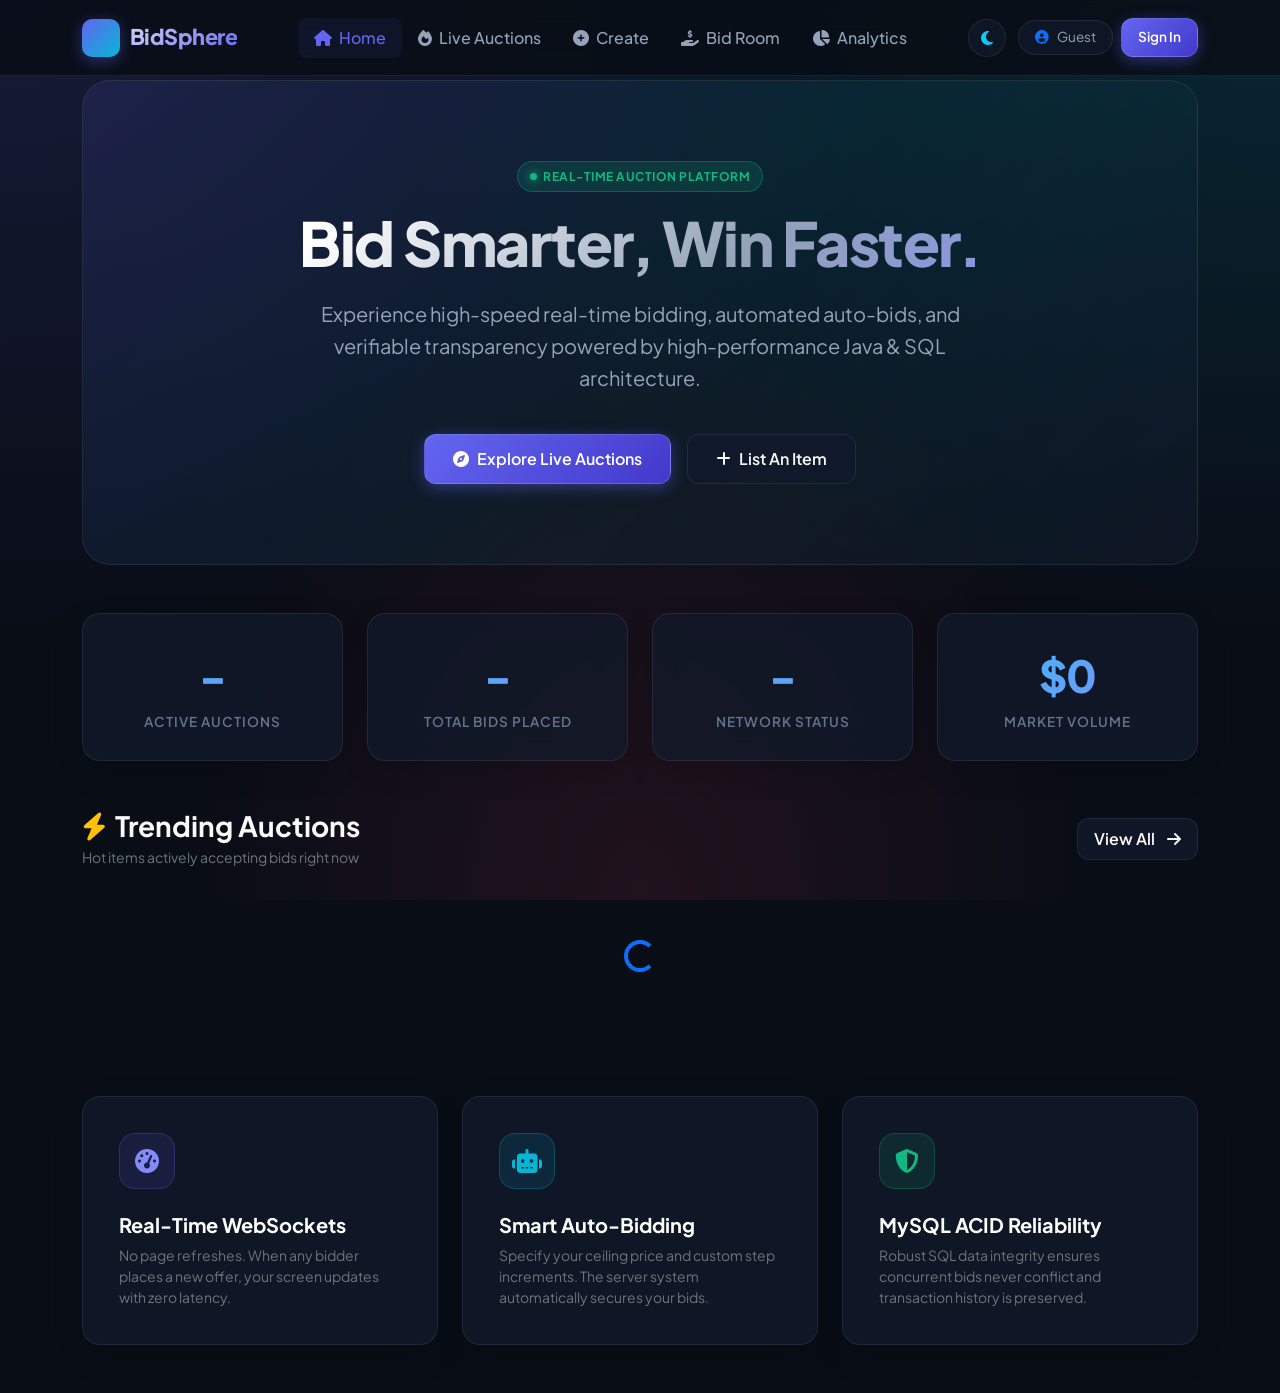
<file: src/main/webapp/index.html>
<!DOCTYPE html>
<html lang="en">
<head>
    <meta charset="UTF-8">
    <meta name="viewport" content="width=device-width, initial-scale=1.0">
    <title>BidSphere | Next-Gen Online Auction Platform</title>
    <!-- Fonts -->
    <link rel="preconnect" href="https://fonts.googleapis.com">
    <link rel="preconnect" href="https://fonts.gstatic.com" crossorigin>
    <link href="https://fonts.googleapis.com/css2?family=Plus+Jakarta+Sans:wght@300;400;500;600;700;800&display=swap" rel="stylesheet">
    <!-- Bootstrap 5 & FontAwesome -->
    <link href="https://cdn.jsdelivr.net/npm/bootstrap@5.3.2/dist/css/bootstrap.min.css" rel="stylesheet">
    <link href="https://cdnjs.cloudflare.com/ajax/libs/font-awesome/6.4.0/css/all.min.css" rel="stylesheet">
    <link href="theme.css" rel="stylesheet">
    <style>
        .hero-banner {
            position: relative;
            padding: 5rem 2rem;
            margin-top: 5rem;
            border-radius: 28px;
            background: linear-gradient(135deg, rgba(99, 102, 241, 0.12) 0%, rgba(6, 182, 212, 0.08) 50%, rgba(18, 26, 43, 0.6) 100%);
            border: 1px solid var(--border-glass);
            text-align: center;
            overflow: hidden;
        }

        .hero-title {
            font-size: 3.8rem;
            font-weight: 800;
            line-height: 1.15;
            letter-spacing: -1.5px;
            background: linear-gradient(135deg, #ffffff 20%, #94a3b8 60%, #818cf8 100%);
            -webkit-background-clip: text;
            -webkit-text-fill-color: transparent;
            margin-bottom: 1.25rem;
        }

        .hero-subtitle {
            font-size: 1.25rem;
            color: var(--text-secondary);
            max-width: 650px;
            margin: 0 auto 2.5rem;
            line-height: 1.6;
        }

        .stat-card-modern {
            padding: 1.75rem 1.25rem;
            text-align: center;
        }

        .stat-val {
            font-size: 2.75rem;
            font-weight: 800;
            letter-spacing: -1px;
            background: linear-gradient(135deg, #38bdf8 0%, #818cf8 100%);
            -webkit-background-clip: text;
            -webkit-text-fill-color: transparent;
        }

        .stat-lbl {
            font-size: 0.85rem;
            text-transform: uppercase;
            letter-spacing: 1px;
            color: var(--text-muted);
            margin-top: 0.25rem;
            font-weight: 600;
        }

        .feature-box {
            padding: 2.25rem;
            height: 100%;
            display: flex;
            flex-direction: column;
            justify-content: space-between;
        }

        .feature-icon-wrap {
            width: 56px;
            height: 56px;
            border-radius: 16px;
            background: rgba(99, 102, 241, 0.12);
            border: 1px solid rgba(99, 102, 241, 0.25);
            display: flex;
            align-items: center;
            justify-content: center;
            font-size: 1.5rem;
            color: #818cf8;
            margin-bottom: 1.5rem;
        }

        .auction-mini-card {
            padding: 1.5rem;
            height: 100%;
            display: flex;
            flex-direction: column;
            justify-content: space-between;
        }
    </style>
</head>
<body>

<!-- Navigation -->
<nav class="navbar navbar-expand-lg navbar-custom fixed-top">
    <div class="container">
        <a class="navbar-brand" href="index.html">
            <div class="brand-icon"><i class="fas fa-gavel"></i></div>
            <span>BidSphere</span>
        </a>
        <button class="navbar-toggler text-white border-0" type="button" data-bs-toggle="collapse" data-bs-target="#navContent">
            <i class="fas fa-bars"></i>
        </button>
        <div class="collapse navbar-collapse" id="navContent">
            <ul class="navbar-nav mx-auto">
                <li class="nav-item"><a class="nav-link active" href="index.html"><i class="fas fa-home me-1"></i> Home</a></li>
                <li class="nav-item"><a class="nav-link" href="auctions.html"><i class="fas fa-fire me-1"></i> Live Auctions</a></li>
                <li class="nav-item"><a class="nav-link" href="create-auction.html"><i class="fas fa-plus-circle me-1"></i> Create</a></li>
                <li class="nav-item"><a class="nav-link" href="bidding.html"><i class="fas fa-hand-holding-usd me-1"></i> Bid Room</a></li>
                <li class="nav-item"><a class="nav-link" href="dashboard.html"><i class="fas fa-chart-pie me-1"></i> Analytics</a></li>
            </ul>
            <div class="d-flex align-items-center gap-2">
                <button onclick="toggleTheme()" class="theme-toggle-btn me-1" title="Toggle Dark/Light Mode">
                    <i class="fas fa-moon"></i>
                </button>
                <div class="user-status-pill" id="userStatusWrapper">
                    <i class="fas fa-user-circle text-primary"></i>
                    <span id="userStatusText">Guest</span>
                </div>
                <button id="logoutBtn" onclick="logout()" class="btn btn-sm btn-outline-danger" style="display:none; border-radius: 20px;">
                    <i class="fas fa-sign-out-alt"></i>
                </button>
                <a id="loginBtn" href="login.html" class="btn-glow py-2 px-3 text-sm" style="font-size:0.85rem;">
                    Sign In
                </a>
            </div>
        </div>
    </div>
</nav>
<script src="theme.js"></script>

<!-- Main Container -->
<div class="container pb-5">
    <!-- Hero Banner -->
    <div class="hero-banner">
        <span class="badge-live mb-3"><span class="live-dot"></span> REAL-TIME AUCTION PLATFORM</span>
        <h1 class="hero-title">Bid Smarter, Win Faster.</h1>
        <p class="hero-subtitle">Experience high-speed real-time bidding, automated auto-bids, and verifiable transparency powered by high-performance Java & SQL architecture.</p>
        <div class="d-flex justify-content-center gap-3 flex-wrap">
            <a href="auctions.html" class="btn-glow">
                <i class="fas fa-compass"></i> Explore Live Auctions
            </a>
            <a href="create-auction.html" class="btn-glow-outline">
                <i class="fas fa-plus"></i> List An Item
            </a>
        </div>
    </div>

    <!-- Live Statistics Row -->
    <div class="row g-4 my-4">
        <div class="col-6 col-lg-3">
            <div class="glass-card stat-card-modern">
                <div class="stat-val" id="totalAuctions">-</div>
                <div class="stat-lbl">Active Auctions</div>
            </div>
        </div>
        <div class="col-6 col-lg-3">
            <div class="glass-card stat-card-modern">
                <div class="stat-val" id="totalBids">-</div>
                <div class="stat-lbl">Total Bids Placed</div>
            </div>
        </div>
        <div class="col-6 col-lg-3">
            <div class="glass-card stat-card-modern">
                <div class="stat-val" id="activeUsers">-</div>
                <div class="stat-lbl">Network Status</div>
            </div>
        </div>
        <div class="col-6 col-lg-3">
            <div class="glass-card stat-card-modern">
                <div class="stat-val" id="totalValue">$0</div>
                <div class="stat-lbl">Market Volume</div>
            </div>
        </div>
    </div>

    <!-- Featured Auctions Section -->
    <div class="d-flex justify-content-between align-items-center mt-5 mb-4">
        <div>
            <h3 class="fw-bold mb-1"><i class="fas fa-bolt text-warning me-2"></i>Trending Auctions</h3>
            <p class="text-secondary small mb-0">Hot items actively accepting bids right now</p>
        </div>
        <a href="auctions.html" class="btn-glow-outline py-2 px-3 text-sm">
            View All <i class="fas fa-arrow-right ms-1"></i>
        </a>
    </div>

    <div id="recentAuctions" class="row g-4">
        <div class="col-12 text-center py-5">
            <div class="spinner-border text-primary" role="status"></div>
        </div>
    </div>

    <!-- Platform Features -->
    <div class="row g-4 mt-5">
        <div class="col-md-4">
            <div class="glass-card feature-box">
                <div>
                    <div class="feature-icon-wrap"><i class="fas fa-tachometer-alt"></i></div>
                    <h5 class="fw-bold text-white mb-2">Real-Time WebSockets</h5>
                    <p class="text-secondary small mb-0">No page refreshes. When any bidder places a new offer, your screen updates with zero latency.</p>
                </div>
            </div>
        </div>
        <div class="col-md-4">
            <div class="glass-card feature-box">
                <div>
                    <div class="feature-icon-wrap" style="color:#06b6d4; background: rgba(6,182,212,0.12); border-color: rgba(6,182,212,0.25);">
                        <i class="fas fa-robot"></i>
                    </div>
                    <h5 class="fw-bold text-white mb-2">Smart Auto-Bidding</h5>
                    <p class="text-secondary small mb-0">Specify your ceiling price and custom step increments. The server system automatically secures your bids.</p>
                </div>
            </div>
        </div>
        <div class="col-md-4">
            <div class="glass-card feature-box">
                <div>
                    <div class="feature-icon-wrap" style="color:#10b981; background: rgba(16,185,129,0.12); border-color: rgba(16,185,129,0.25);">
                        <i class="fas fa-shield-halved"></i>
                    </div>
                    <h5 class="fw-bold text-white mb-2">MySQL ACID Reliability</h5>
                    <p class="text-secondary small mb-0">Robust SQL data integrity ensures concurrent bids never conflict and transaction history is preserved.</p>
                </div>
            </div>
        </div>
    </div>
</div>

<script src="https://cdn.jsdelivr.net/npm/bootstrap@5.3.2/dist/js/bootstrap.bundle.min.js"></script>
<script>
    const apiBase = window.location.origin + '/OnlineAuction/api/auction';
    let socket;
    let userId = sessionStorage.getItem('userId');

    function updateNavUser() {
        const userStatusText = document.getElementById('userStatusText');
        const logoutBtn = document.getElementById('logoutBtn');
        const loginBtn = document.getElementById('loginBtn');

        if (userId) {
            userStatusText.textContent = userId;
            logoutBtn.style.display = 'inline-block';
            loginBtn.style.display = 'none';
        } else {
            userStatusText.textContent = 'Guest';
            logoutBtn.style.display = 'none';
            loginBtn.style.display = 'inline-flex';
        }
    }

    function initializeWebSocket() {
        const wsProto = window.location.protocol === 'https:' ? 'wss:' : 'ws:';
        socket = new WebSocket(`${wsProto}//${window.location.host}/OnlineAuction/auctionSocket`);
        
        socket.onopen = () => {
            if (userId) {
                socket.send("LOGIN:" + userId);
            }
            loadStats();
            loadRecentAuctions();
        };

        socket.onmessage = (event) => {
            if (event.data === "UPDATE_AUCTIONS") {
                loadStats();
                loadRecentAuctions();
            } else {
                showToast(event.data);
            }
        };

        socket.onclose = () => {
            setTimeout(initializeWebSocket, 5000);
        };
    }

    function showToast(message) {
        const toast = document.createElement('div');
        toast.className = 'notification-toast';
        toast.innerHTML = `<i class="fas fa-bell text-warning"></i><span>${message}</span>`;
        document.body.appendChild(toast);
        setTimeout(() => {
            toast.style.opacity = '0';
            toast.style.transform = 'translateY(-10px)';
            toast.style.transition = 'all 0.3s ease';
            setTimeout(() => toast.remove(), 300);
        }, 4000);
    }

    function logout() {
        if (socket && socket.readyState === WebSocket.OPEN) {
            socket.send("LOGOUT");
        }
        sessionStorage.removeItem('userId');
        userId = null;
        updateNavUser();
        showToast("Signed out successfully");
    }

    async function loadStats() {
        try {
            const res = await fetch(`${apiBase}/getAll`);
            if (res.ok) {
                const data = await res.json();
                const auctions = Object.values(data);
                
                document.getElementById('totalAuctions').textContent = auctions.filter(a => a.active).length;
                document.getElementById('totalBids').textContent = auctions.reduce((sum, a) => sum + (a.bidder ? 1 : 0), 0);
                document.getElementById('activeUsers').textContent = 'Online';
                document.getElementById('totalValue').textContent = '$' + auctions.reduce((sum, a) => sum + a.highestBid, 0).toLocaleString(undefined, {minimumFractionDigits: 0, maximumFractionDigits: 0});
            }
        } catch (error) {
            console.error('Error loading stats:', error);
        }
    }

    async function loadRecentAuctions() {
        try {
            const res = await fetch(`${apiBase}/getAll`);
            if (res.ok) {
                const data = await res.json();
                const auctions = Object.values(data).slice(0, 3);
                const container = document.getElementById('recentAuctions');
                
                if (auctions.length === 0) {
                    container.innerHTML = '<div class="col-12 text-center text-secondary py-4">No active auctions yet. Be the first to create one!</div>';
                    return;
                }
                
                container.innerHTML = auctions.map(auction => `
                    <div class="col-md-4">
                        <div class="glass-card auction-mini-card">
                            <div>
                                <div class="d-flex justify-content-between align-items-center mb-3">
                                    <span class="badge-live"><span class="live-dot"></span> LIVE</span>
                                    <small class="text-secondary"><i class="fas fa-user-tag me-1"></i>${auction.sellerId || 'Verified'}</small>
                                </div>
                                <h5 class="fw-bold text-white mb-2">${auction.title}</h5>
                                <p class="text-secondary small mb-3" style="min-height: 40px;">${auction.description || 'Exclusive auction item'}</p>
                            </div>
                            <div>
                                <div class="d-flex justify-content-between align-items-end mb-3 pt-3" style="border-top: 1px solid var(--border-glass);">
                                    <div>
                                        <div class="text-secondary small" style="font-size:0.75rem;">CURRENT BID</div>
                                        <div class="price-pill">$${auction.highestBid.toFixed(2)}</div>
                                    </div>
                                    <div class="text-end">
                                        <div class="text-secondary small" style="font-size:0.75rem;">TOP BIDDER</div>
                                        <small class="text-white fw-bold">${auction.bidder || 'No bids yet'}</small>
                                    </div>
                                </div>
                                <a href="bidding.html?id=${auction.id}" class="btn-glow w-100 justify-content-center py-2" style="font-size:0.9rem;">
                                    <i class="fas fa-gavel"></i> Place Bid
                                </a>
                            </div>
                        </div>
                    </div>
                `).join('');
            }
        } catch (error) {
            console.error('Error loading recent auctions:', error);
        }
    }

    updateNavUser();
    initializeWebSocket();
</script>
</body>
</html>
</file>
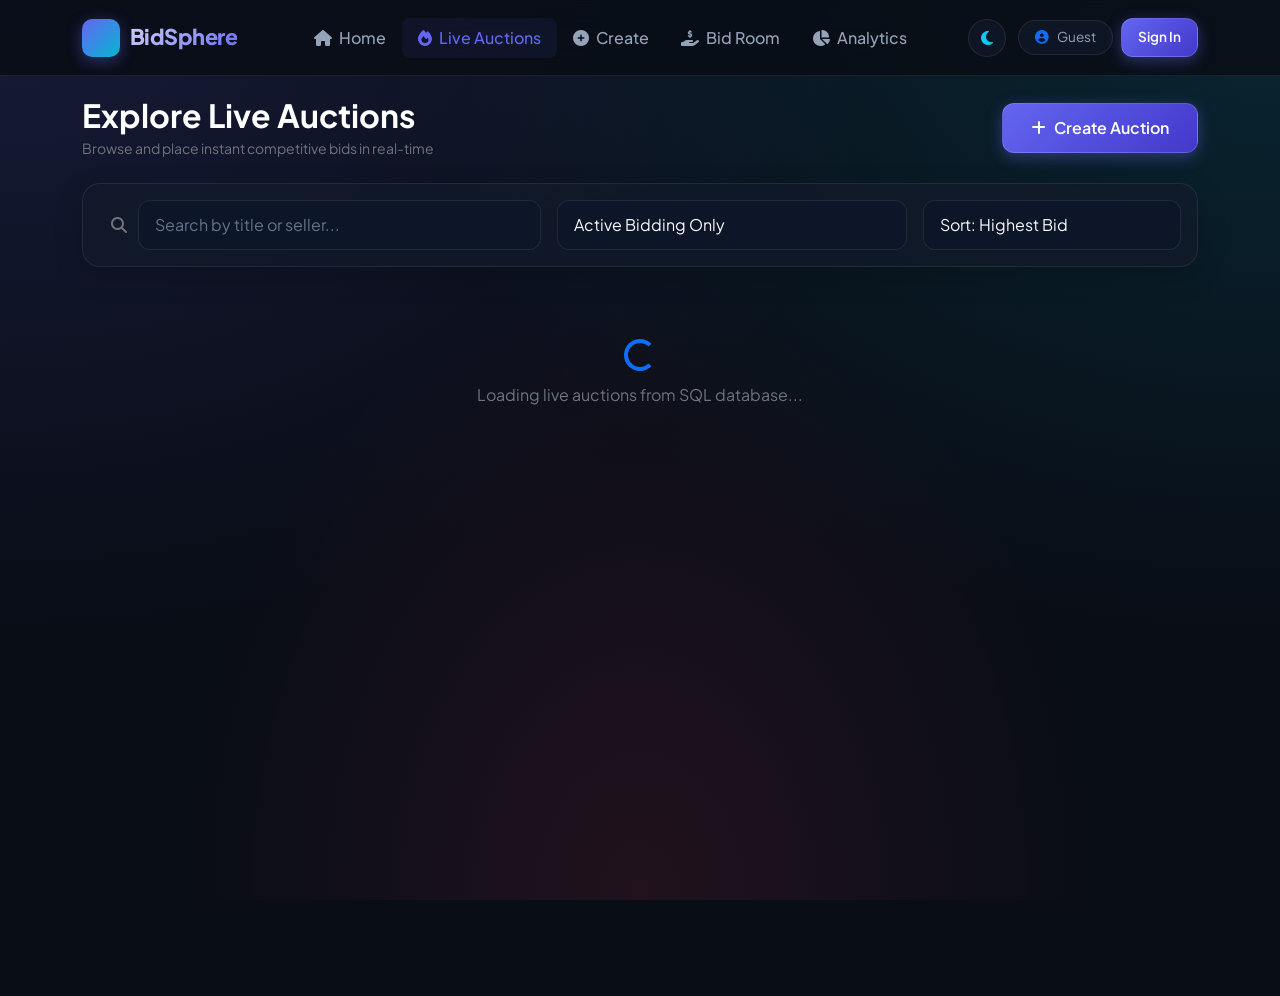
<file: src/main/webapp/auctions.html>
<!DOCTYPE html>
<html lang="en">
<head>
    <meta charset="UTF-8">
    <meta name="viewport" content="width=device-width, initial-scale=1.0">
    <title>Live Auctions | BidSphere</title>
    <link rel="preconnect" href="https://fonts.googleapis.com">
    <link rel="preconnect" href="https://fonts.gstatic.com" crossorigin>
    <link href="https://fonts.googleapis.com/css2?family=Plus+Jakarta+Sans:wght@300;400;500;600;700;800&display=swap" rel="stylesheet">
    <link href="https://cdn.jsdelivr.net/npm/bootstrap@5.3.2/dist/css/bootstrap.min.css" rel="stylesheet">
    <link href="https://cdnjs.cloudflare.com/ajax/libs/font-awesome/6.4.0/css/all.min.css" rel="stylesheet">
    <link href="theme.css" rel="stylesheet">
</head>
<body>

<!-- Navigation -->
<nav class="navbar navbar-expand-lg navbar-custom fixed-top">
    <div class="container">
        <a class="navbar-brand" href="index.html">
            <div class="brand-icon"><i class="fas fa-gavel"></i></div>
            <span>BidSphere</span>
        </a>
        <button class="navbar-toggler text-white border-0" type="button" data-bs-toggle="collapse" data-bs-target="#navContent">
            <i class="fas fa-bars"></i>
        </button>
        <div class="collapse navbar-collapse" id="navContent">
            <ul class="navbar-nav mx-auto">
                <li class="nav-item"><a class="nav-link" href="index.html"><i class="fas fa-home me-1"></i> Home</a></li>
                <li class="nav-item"><a class="nav-link active" href="auctions.html"><i class="fas fa-fire me-1"></i> Live Auctions</a></li>
                <li class="nav-item"><a class="nav-link" href="create-auction.html"><i class="fas fa-plus-circle me-1"></i> Create</a></li>
                <li class="nav-item"><a class="nav-link" href="bidding.html"><i class="fas fa-hand-holding-usd me-1"></i> Bid Room</a></li>
                <li class="nav-item"><a class="nav-link" href="dashboard.html"><i class="fas fa-chart-pie me-1"></i> Analytics</a></li>
            </ul>
            <div class="d-flex align-items-center gap-2">
                <button onclick="toggleTheme()" class="theme-toggle-btn me-1" title="Toggle Dark/Light Mode">
                    <i class="fas fa-moon"></i>
                </button>
                <div class="user-status-pill">
                    <i class="fas fa-user-circle text-primary"></i>
                    <span id="userStatusText">Guest</span>
                </div>
                <button id="logoutBtn" onclick="logout()" class="btn btn-sm btn-outline-danger" style="display:none; border-radius: 20px;">
                    <i class="fas fa-sign-out-alt"></i>
                </button>
                <a id="loginBtn" href="login.html" class="btn-glow py-2 px-3 text-sm" style="font-size:0.85rem;">Sign In</a>
            </div>
        </div>
    </div>
</nav>
<script src="theme.js"></script>

<div class="container" style="margin-top: 6rem; padding-bottom: 5rem;">
    <!-- Header -->
    <div class="d-flex justify-content-between align-items-center flex-wrap gap-3 mb-4">
        <div>
            <h2 class="fw-bold text-white mb-1">Explore Live Auctions</h2>
            <p class="text-secondary small mb-0">Browse and place instant competitive bids in real-time</p>
        </div>
        <a href="create-auction.html" class="btn-glow">
            <i class="fas fa-plus"></i> Create Auction
        </a>
    </div>

    <!-- Filter Bar -->
    <div class="glass-card p-3 mb-4">
        <div class="row g-3 align-items-center">
            <div class="col-md-5">
                <div class="input-group">
                    <span class="input-group-text bg-transparent border-0 text-secondary"><i class="fas fa-search"></i></span>
                    <input type="text" id="searchInput" class="form-control" placeholder="Search by title or seller..." onkeyup="filterAuctions()">
                </div>
            </div>
            <div class="col-md-4">
                <select id="statusFilter" class="form-select" onchange="filterAuctions()">
                    <option value="all">All Auctions</option>
                    <option value="active" selected>Active Bidding Only</option>
                    <option value="ended">Closed Auctions</option>
                </select>
            </div>
            <div class="col-md-3">
                <select id="sortFilter" class="form-select" onchange="filterAuctions()">
                    <option value="highest">Sort: Highest Bid</option>
                    <option value="lowest">Sort: Lowest Bid</option>
                    <option value="newest">Sort: Newest First</option>
                </select>
            </div>
        </div>
    </div>

    <!-- Auctions Grid -->
    <div id="auctionsContainer" class="row g-4">
        <div class="col-12 text-center py-5">
            <div class="spinner-border text-primary" role="status"></div>
            <div class="text-secondary mt-2">Loading live auctions from SQL database...</div>
        </div>
    </div>
</div>

<script src="https://cdn.jsdelivr.net/npm/bootstrap@5.3.2/dist/js/bootstrap.bundle.min.js"></script>
<script>
    const apiBase = window.location.origin + '/OnlineAuction/api/auction';
    let socket;
    let userId = sessionStorage.getItem('userId');
    let allAuctions = [];

    function updateNavUser() {
        const userStatusText = document.getElementById('userStatusText');
        const logoutBtn = document.getElementById('logoutBtn');
        const loginBtn = document.getElementById('loginBtn');

        if (userId) {
            userStatusText.textContent = userId;
            logoutBtn.style.display = 'inline-block';
            loginBtn.style.display = 'none';
        } else {
            userStatusText.textContent = 'Guest';
            logoutBtn.style.display = 'none';
            loginBtn.style.display = 'inline-flex';
        }
    }

    function showToast(message) {
        const toast = document.createElement('div');
        toast.className = 'notification-toast';
        toast.innerHTML = `<i class="fas fa-bell text-warning"></i><span>${message}</span>`;
        document.body.appendChild(toast);
        setTimeout(() => {
            toast.style.opacity = '0';
            toast.style.transform = 'translateY(-10px)';
            toast.style.transition = 'all 0.3s ease';
            setTimeout(() => toast.remove(), 300);
        }, 4000);
    }

    function initializeWebSocket() {
        const wsProto = window.location.protocol === 'https:' ? 'wss:' : 'ws:';
        socket = new WebSocket(`${wsProto}//${window.location.host}/OnlineAuction/auctionSocket`);
        
        socket.onopen = () => {
            if (userId) socket.send("LOGIN:" + userId);
            loadAuctions();
        };

        socket.onmessage = (event) => {
            if (event.data === "UPDATE_AUCTIONS") {
                loadAuctions();
            } else {
                showToast(event.data);
            }
        };

        socket.onclose = () => setTimeout(initializeWebSocket, 5000);
    }

    async function loadAuctions() {
        try {
            const res = await fetch(`${apiBase}/getAll`);
            if (res.ok) {
                const data = await res.json();
                allAuctions = Object.values(data);
                filterAuctions();
            }
        } catch (e) {
            console.error('Failed to load auctions:', e);
        }
    }

    function filterAuctions() {
        const search = (document.getElementById('searchInput').value || '').toLowerCase();
        const status = document.getElementById('statusFilter').value;
        const sort = document.getElementById('sortFilter').value;

        let filtered = allAuctions.filter(a => {
            const matchesSearch = (a.title && a.title.toLowerCase().includes(search)) ||
                                  (a.sellerId && a.sellerId.toLowerCase().includes(search)) ||
                                  (a.description && a.description.toLowerCase().includes(search));
            const isAct = a.active;
            const matchesStatus = status === 'all' ? true : (status === 'active' ? isAct : !isAct);
            return matchesSearch && matchesStatus;
        });

        if (sort === 'highest') filtered.sort((a,b) => b.highestBid - a.highestBid);
        if (sort === 'lowest') filtered.sort((a,b) => a.highestBid - b.highestBid);
        if (sort === 'newest') filtered.reverse();

        renderAuctions(filtered);
    }

    function renderAuctions(list) {
        const container = document.getElementById('auctionsContainer');
        if (list.length === 0) {
            container.innerHTML = `
                <div class="col-12 text-center py-5">
                    <div class="glass-card p-5 mx-auto" style="max-width: 500px;">
                        <i class="fas fa-inbox text-secondary fa-3x mb-3"></i>
                        <h5 class="text-white">No Auctions Match Your Criteria</h5>
                        <p class="text-secondary small">Try adjusting your search filters or start a new listing.</p>
                    </div>
                </div>
            `;
            return;
        }

        container.innerHTML = list.map(a => `
            <div class="col-md-6 col-lg-4">
                <div class="glass-card p-4 h-100 d-flex flex-column justify-content-between">
                    <div>
                        <div class="d-flex justify-content-between align-items-center mb-3">
                            ${a.active ? 
                                '<span class="badge-live"><span class="live-dot"></span> LIVE</span>' : 
                                '<span class="badge bg-secondary">ENDED</span>'}
                            <small class="text-secondary"><i class="fas fa-user-circle me-1"></i>${a.sellerId || 'Seller'}</small>
                        </div>
                        <h4 class="fw-bold text-white mb-2">${a.title}</h4>
                        <p class="text-secondary small mb-3">${a.description || 'Verified auction listing.'}</p>
                    </div>

                    <div>
                        <div class="d-flex justify-content-between align-items-end mb-3 pt-3" style="border-top:1px solid var(--border-glass)">
                            <div>
                                <small class="text-secondary" style="font-size:0.75rem;">CURRENT BID</small>
                                <div class="price-pill">$${a.highestBid.toFixed(2)}</div>
                            </div>
                            <div class="text-end">
                                <small class="text-secondary" style="font-size:0.75rem;">HIGHEST BIDDER</small>
                                <div class="text-white fw-bold small">${a.bidder || 'No bids yet'}</div>
                            </div>
                        </div>

                        <div class="d-flex gap-2">
                            <button onclick="quickBid('${a.id}', ${a.highestBid}, '${escapeQuotes(a.title)}')" class="btn-glow flex-grow-1 justify-content-center py-2" style="font-size:0.85rem;" ${!a.active ? 'disabled' : ''}>
                                <i class="fas fa-bolt"></i> Quick Bid
                            </button>
                            <a href="bidding.html?id=${a.id}" class="btn-glow-outline justify-content-center px-3 py-2" title="Full Bid Room">
                                <i class="fas fa-external-link-alt"></i>
                            </a>
                        </div>
                    </div>
                </div>
            </div>
        `).join('');
    }

    function escapeQuotes(str) {
        return (str || '').replace(/'/g, "\\'");
    }

    async function quickBid(auctionId, currentBid, title) {
        if (!userId) {
            showToast("Please sign in to place a bid");
            setTimeout(() => window.location.href = 'login.html', 1500);
            return;
        }

        const minNext = currentBid + 5;
        const input = prompt(`Bid on "${title}"\nCurrent: $${currentBid.toFixed(2)}\nEnter bid amount (Minimum $${minNext.toFixed(2)}):`, minNext);
        if (!input) return;

        const amount = parseFloat(input);
        if (isNaN(amount) || amount <= currentBid) {
            showToast("Bid must be strictly higher than $" + currentBid.toFixed(2));
            return;
        }

        try {
            const res = await fetch(`${apiBase}/bid`, {
                method: 'POST',
                headers: { 'Content-Type': 'application/json' },
                body: JSON.stringify({ auctionId, userId, amount })
            });

            if (res.ok) {
                showToast("🎉 Bid accepted for $" + amount.toFixed(2));
                loadAuctions();
            } else {
                const err = await res.text();
                showToast("⚠️ " + err);
            }
        } catch (err) {
            showToast("Error: " + err.message);
        }
    }

    function logout() {
        if (socket && socket.readyState === WebSocket.OPEN) socket.send("LOGOUT");
        sessionStorage.removeItem('userId');
        userId = null;
        updateNavUser();
        showToast("Logged out");
    }

    updateNavUser();
    initializeWebSocket();
</script>
</body>
</html>
</file>
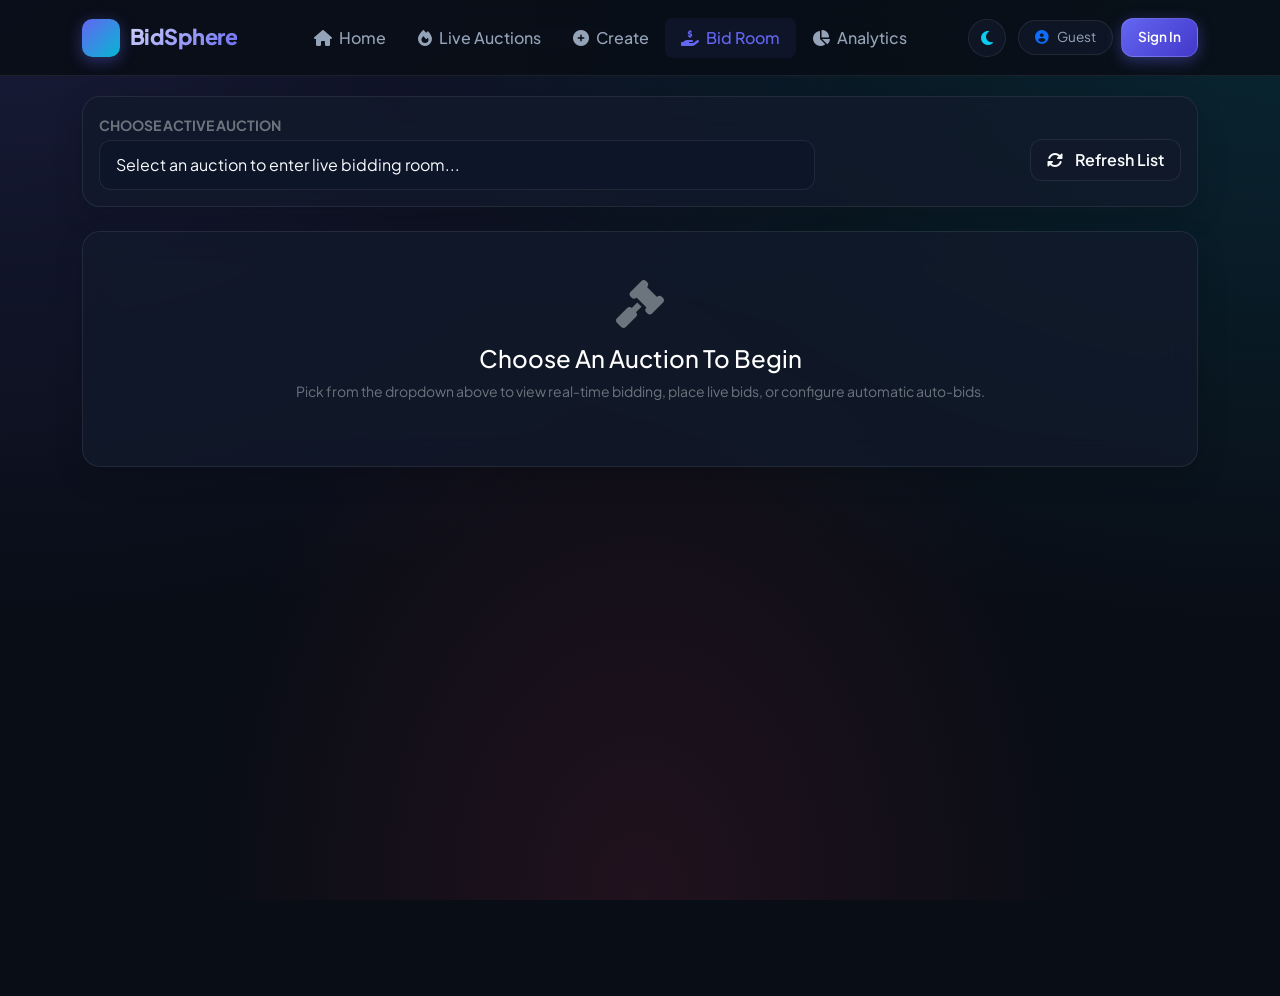
<file: src/main/webapp/bidding.html>
<!DOCTYPE html>
<html lang="en">
<head>
    <meta charset="UTF-8">
    <meta name="viewport" content="width=device-width, initial-scale=1.0">
    <title>Bid Room | BidSphere</title>
    <link rel="preconnect" href="https://fonts.googleapis.com">
    <link rel="preconnect" href="https://fonts.gstatic.com" crossorigin>
    <link href="https://fonts.googleapis.com/css2?family=Plus+Jakarta+Sans:wght@300;400;500;600;700;800&display=swap" rel="stylesheet">
    <link href="https://cdn.jsdelivr.net/npm/bootstrap@5.3.2/dist/css/bootstrap.min.css" rel="stylesheet">
    <link href="https://cdnjs.cloudflare.com/ajax/libs/font-awesome/6.4.0/css/all.min.css" rel="stylesheet">
    <link href="theme.css" rel="stylesheet">
    <style>
        .live-auction-hero {
            background: linear-gradient(135deg, rgba(99, 102, 241, 0.15) 0%, rgba(18, 26, 43, 0.85) 100%);
            border: 1px solid var(--border-accent);
            border-radius: 20px;
            padding: 2.5rem;
        }
        .bid-ticker-box {
            background: rgba(15, 23, 42, 0.6);
            border: 1px solid var(--border-glass);
            border-radius: 14px;
            padding: 1.25rem;
        }
        .bidding-action-panel {
            background: var(--bg-card);
            border: 1px solid var(--border-glass);
            border-radius: 20px;
            padding: 2rem;
        }
    </style>
</head>
<body>

<!-- Navigation -->
<nav class="navbar navbar-expand-lg navbar-custom fixed-top">
    <div class="container">
        <a class="navbar-brand" href="index.html">
            <div class="brand-icon"><i class="fas fa-gavel"></i></div>
            <span>BidSphere</span>
        </a>
        <button class="navbar-toggler text-white border-0" type="button" data-bs-toggle="collapse" data-bs-target="#navContent">
            <i class="fas fa-bars"></i>
        </button>
        <div class="collapse navbar-collapse" id="navContent">
            <ul class="navbar-nav mx-auto">
                <li class="nav-item"><a class="nav-link" href="index.html"><i class="fas fa-home me-1"></i> Home</a></li>
                <li class="nav-item"><a class="nav-link" href="auctions.html"><i class="fas fa-fire me-1"></i> Live Auctions</a></li>
                <li class="nav-item"><a class="nav-link" href="create-auction.html"><i class="fas fa-plus-circle me-1"></i> Create</a></li>
                <li class="nav-item"><a class="nav-link active" href="bidding.html"><i class="fas fa-hand-holding-usd me-1"></i> Bid Room</a></li>
                <li class="nav-item"><a class="nav-link" href="dashboard.html"><i class="fas fa-chart-pie me-1"></i> Analytics</a></li>
            </ul>
            <div class="d-flex align-items-center gap-2">
                <button onclick="toggleTheme()" class="theme-toggle-btn me-1" title="Toggle Dark/Light Mode">
                    <i class="fas fa-moon"></i>
                </button>
                <div class="user-status-pill">
                    <i class="fas fa-user-circle text-primary"></i>
                    <span id="userStatusText">Guest</span>
                </div>
                <button id="logoutBtn" onclick="logout()" class="btn btn-sm btn-outline-danger" style="display:none; border-radius: 20px;">
                    <i class="fas fa-sign-out-alt"></i>
                </button>
                <a id="loginBtn" href="login.html" class="btn-glow py-2 px-3 text-sm" style="font-size:0.85rem;">Sign In</a>
            </div>
        </div>
    </div>
</nav>
<script src="theme.js"></script>

<div class="container" style="margin-top: 6rem; padding-bottom: 5rem;">
    <!-- Selector Bar -->
    <div class="glass-card p-3 mb-4">
        <div class="row g-3 align-items-center">
            <div class="col-md-8">
                <label class="form-label text-secondary small mb-1 fw-bold">CHOOSE ACTIVE AUCTION</label>
                <select id="auctionSelect" class="form-select" onchange="onAuctionSelected()">
                    <option value="">Select an auction to enter live bidding room...</option>
                </select>
            </div>
            <div class="col-md-4 text-md-end pt-md-3">
                <button onclick="loadAuctions()" class="btn-glow-outline py-2 px-3">
                    <i class="fas fa-sync-alt me-1"></i> Refresh List
                </button>
            </div>
        </div>
    </div>

    <!-- Live Auction Arena -->
    <div id="noSelectionState" class="glass-card text-center py-5 my-4">
        <i class="fas fa-gavel fa-3x text-secondary mb-3"></i>
        <h4 class="text-white">Choose An Auction To Begin</h4>
        <p class="text-secondary small">Pick from the dropdown above to view real-time bidding, place live bids, or configure automatic auto-bids.</p>
    </div>

    <div id="activeArena" style="display:none;">
        <div class="row g-4">
            <!-- Left: Auction Spotlight -->
            <div class="col-lg-7">
                <div class="live-auction-hero h-100 d-flex flex-column justify-content-between">
                    <div>
                        <div class="d-flex justify-content-between align-items-center mb-3">
                            <span class="badge-live"><span class="live-dot"></span> LIVE BIDDING ARENA</span>
                            <span id="auctionSellerBadge" class="text-secondary small">Seller: -</span>
                        </div>
                        <h2 id="auctionTitle" class="fw-bold text-white mb-2">-</h2>
                        <p id="auctionDescription" class="text-secondary mb-4">-</p>
                    </div>

                    <div class="row g-3 mt-4">
                        <div class="col-6">
                            <div class="bid-ticker-box">
                                <small class="text-secondary" style="font-size:0.75rem;">CURRENT HIGHEST BID</small>
                                <div id="highestBidPrice" class="stat-val" style="font-size:2.2rem; color:#38bdf8;">$0.00</div>
                            </div>
                        </div>
                        <div class="col-6">
                            <div class="bid-ticker-box">
                                <small class="text-secondary" style="font-size:0.75rem;">LEADING BIDDER</small>
                                <div id="highestBidderName" class="text-white fw-bold mt-2" style="font-size:1.4rem;">None</div>
                            </div>
                        </div>
                    </div>
                </div>
            </div>

            <!-- Right: Action Panel (Manual + Auto-Bid) -->
            <div class="col-lg-5">
                <div class="bidding-action-panel">
                    <h5 class="fw-bold text-white mb-3"><i class="fas fa-hand-holding-usd text-primary me-2"></i>Place Live Bid</h5>
                    
                    <div class="mb-4">
                        <label class="form-label text-secondary small fw-bold">BID AMOUNT (USD)</label>
                        <div class="input-group">
                            <span class="input-group-text bg-transparent border-secondary text-secondary">$</span>
                            <input type="number" id="manualBidAmount" class="form-control" placeholder="0.00" step="5">
                            <button onclick="submitManualBid()" class="btn-glow px-4">
                                Bid Now
                            </button>
                        </div>
                        <small class="text-muted mt-1 d-block" id="minBidHint">Must exceed current bid</small>
                    </div>

                    <hr style="border-color: var(--border-glass);" class="my-4">

                    <h5 class="fw-bold text-white mb-3"><i class="fas fa-robot text-info me-2"></i>Smart Auto-Bid</h5>
                    <p class="text-secondary small mb-3">Automatically bid incrementally up to your maximum ceiling.</p>

                    <div class="mb-3">
                        <label class="form-label text-secondary small fw-bold">MAXIMUM BUDGET ($)</label>
                        <input type="number" id="autoBidMax" class="form-control" placeholder="e.g. 500.00">
                    </div>
                    <div class="mb-3">
                        <label class="form-label text-secondary small fw-bold">INCREMENT STEP ($)</label>
                        <input type="number" id="autoBidIncrement" class="form-control" value="10" placeholder="e.g. 10.00">
                    </div>

                    <button onclick="saveAutoBid()" class="btn-glow-outline w-100 justify-content-center py-2">
                        <i class="fas fa-check-circle"></i> Activate Auto-Bid
                    </button>
                </div>
            </div>
        </div>
    </div>
</div>

<script src="https://cdn.jsdelivr.net/npm/bootstrap@5.3.2/dist/js/bootstrap.bundle.min.js"></script>
<script>
    const apiBase = window.location.origin + '/OnlineAuction/api/auction';
    let socket;
    let userId = sessionStorage.getItem('userId');
    let currentAuction = null;

    function updateNavUser() {
        const userStatusText = document.getElementById('userStatusText');
        const logoutBtn = document.getElementById('logoutBtn');
        const loginBtn = document.getElementById('loginBtn');

        if (userId) {
            userStatusText.textContent = userId;
            logoutBtn.style.display = 'inline-block';
            loginBtn.style.display = 'none';
        } else {
            userStatusText.textContent = 'Guest';
            logoutBtn.style.display = 'none';
            loginBtn.style.display = 'inline-flex';
        }
    }

    function showToast(message) {
        const toast = document.createElement('div');
        toast.className = 'notification-toast';
        toast.innerHTML = `<i class="fas fa-bell text-warning"></i><span>${message}</span>`;
        document.body.appendChild(toast);
        setTimeout(() => {
            toast.style.opacity = '0';
            toast.style.transform = 'translateY(-10px)';
            toast.style.transition = 'all 0.3s ease';
            setTimeout(() => toast.remove(), 300);
        }, 4000);
    }

    function initializeWebSocket() {
        const wsProto = window.location.protocol === 'https:' ? 'wss:' : 'ws:';
        socket = new WebSocket(`${wsProto}//${window.location.host}/OnlineAuction/auctionSocket`);
        
        socket.onopen = () => {
            if (userId) socket.send("LOGIN:" + userId);
            loadAuctions();
        };

        socket.onmessage = (event) => {
            if (event.data === "UPDATE_AUCTIONS") {
                if (currentAuction) {
                    refreshCurrentAuction(currentAuction.id);
                } else {
                    loadAuctions();
                }
            } else {
                showToast(event.data);
            }
        };

        socket.onclose = () => setTimeout(initializeWebSocket, 5000);
    }

    async function loadAuctions() {
        try {
            const res = await fetch(`${apiBase}/getAll`);
            if (res.ok) {
                const data = await res.json();
                const auctions = Object.values(data);
                const select = document.getElementById('auctionSelect');
                const prev = select.value;
                select.innerHTML = '<option value="">Select an auction to enter live bidding room...</option>';
                
                auctions.forEach(a => {
                    const opt = document.createElement('option');
                    opt.value = a.id;
                    opt.textContent = `${a.title} — Current Bid: $${a.highestBid.toFixed(2)}`;
                    select.appendChild(opt);
                });

                // Auto select from query parameter if present
                const urlParams = new URLSearchParams(window.location.search);
                const queryId = urlParams.get('id');
                if (queryId) {
                    select.value = queryId;
                    onAuctionSelected();
                } else if (prev) {
                    select.value = prev;
                }
            }
        } catch (e) {
            console.error(e);
        }
    }

    async function onAuctionSelected() {
        const id = document.getElementById('auctionSelect').value;
        if (!id) {
            document.getElementById('noSelectionState').style.display = 'block';
            document.getElementById('activeArena').style.display = 'none';
            currentAuction = null;
            return;
        }
        await refreshCurrentAuction(id);
    }

    async function refreshCurrentAuction(id) {
        try {
            const res = await fetch(`${apiBase}/status/${id}`);
            if (res.ok) {
                currentAuction = await res.json();
                document.getElementById('noSelectionState').style.display = 'none';
                document.getElementById('activeArena').style.display = 'block';

                document.getElementById('auctionTitle').textContent = currentAuction.title;
                document.getElementById('auctionDescription').textContent = currentAuction.description || 'Verified item listing.';
                document.getElementById('auctionSellerBadge').textContent = 'Seller: ' + (currentAuction.sellerId || 'Verified');
                document.getElementById('highestBidPrice').textContent = '$' + currentAuction.highestBid.toFixed(2);
                document.getElementById('highestBidderName').textContent = currentAuction.bidder || 'No bids yet';
                
                const nextMin = (currentAuction.highestBid + 5).toFixed(2);
                document.getElementById('manualBidAmount').value = nextMin;
                document.getElementById('minBidHint').textContent = `Minimum valid bid is $${nextMin}`;
            }
        } catch (e) {
            console.error(e);
        }
    }

    async function submitManualBid() {
        if (!userId) {
            showToast("Please sign in first");
            setTimeout(() => window.location.href = 'login.html', 1500);
            return;
        }
        if (!currentAuction) return;

        const val = parseFloat(document.getElementById('manualBidAmount').value);
        if (isNaN(val) || val <= currentAuction.highestBid) {
            showToast("Bid must be strictly higher than $" + currentAuction.highestBid.toFixed(2));
            return;
        }

        try {
            const res = await fetch(`${apiBase}/bid`, {
                method: 'POST',
                headers: { 'Content-Type': 'application/json' },
                body: JSON.stringify({
                    auctionId: currentAuction.id,
                    userId: userId,
                    amount: val
                })
            });

            if (res.ok) {
                showToast("🎉 Bid accepted!");
                refreshCurrentAuction(currentAuction.id);
            } else {
                const err = await res.text();
                showToast("⚠️ " + err);
            }
        } catch (e) {
            showToast("Error: " + e.message);
        }
    }

    async function saveAutoBid() {
        if (!userId) {
            showToast("Please sign in first");
            return;
        }
        if (!currentAuction) return;

        const maxAmount = parseFloat(document.getElementById('autoBidMax').value);
        const increment = parseFloat(document.getElementById('autoBidIncrement').value);

        if (isNaN(maxAmount) || isNaN(increment) || maxAmount <= currentAuction.highestBid || increment <= 0) {
            showToast("Maximum budget must exceed the current highest bid.");
            return;
        }

        try {
            const res = await fetch(`${apiBase}/autoBid`, {
                method: 'POST',
                headers: { 'Content-Type': 'application/json' },
                body: JSON.stringify({
                    auctionId: currentAuction.id,
                    userId: userId,
                    maxAmount: maxAmount,
                    increment: increment
                })
            });

            if (res.ok) {
                showToast("🤖 Auto-bid activated successfully!");
            } else {
                const err = await res.text();
                showToast("⚠️ " + err);
            }
        } catch (e) {
            showToast("Error: " + e.message);
        }
    }

    function logout() {
        if (socket && socket.readyState === WebSocket.OPEN) socket.send("LOGOUT");
        sessionStorage.removeItem('userId');
        userId = null;
        updateNavUser();
        showToast("Signed out");
    }

    updateNavUser();
    initializeWebSocket();
</script>
</body>
</html>
</file>
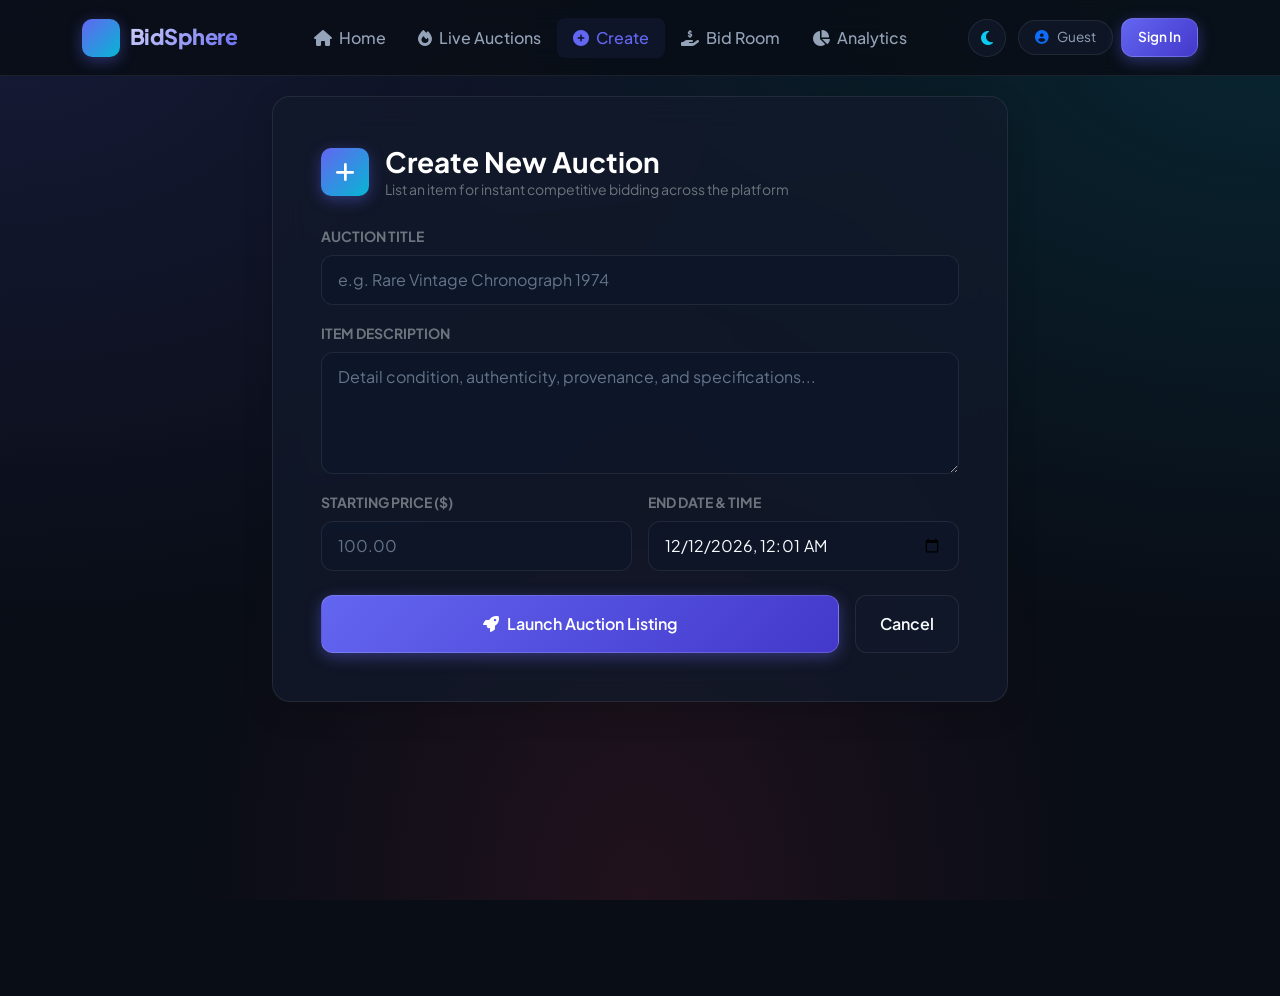
<file: src/main/webapp/create-auction.html>
<!DOCTYPE html>
<html lang="en">
<head>
    <meta charset="UTF-8">
    <meta name="viewport" content="width=device-width, initial-scale=1.0">
    <title>Create Auction | BidSphere</title>
    <link rel="preconnect" href="https://fonts.googleapis.com">
    <link rel="preconnect" href="https://fonts.gstatic.com" crossorigin>
    <link href="https://fonts.googleapis.com/css2?family=Plus+Jakarta+Sans:wght@300;400;500;600;700;800&display=swap" rel="stylesheet">
    <link href="https://cdn.jsdelivr.net/npm/bootstrap@5.3.2/dist/css/bootstrap.min.css" rel="stylesheet">
    <link href="https://cdnjs.cloudflare.com/ajax/libs/font-awesome/6.4.0/css/all.min.css" rel="stylesheet">
    <link href="theme.css" rel="stylesheet">
</head>
<body>

<!-- Navigation -->
<nav class="navbar navbar-expand-lg navbar-custom fixed-top">
    <div class="container">
        <a class="navbar-brand" href="index.html">
            <div class="brand-icon"><i class="fas fa-gavel"></i></div>
            <span>BidSphere</span>
        </a>
        <button class="navbar-toggler text-white border-0" type="button" data-bs-toggle="collapse" data-bs-target="#navContent">
            <i class="fas fa-bars"></i>
        </button>
        <div class="collapse navbar-collapse" id="navContent">
            <ul class="navbar-nav mx-auto">
                <li class="nav-item"><a class="nav-link" href="index.html"><i class="fas fa-home me-1"></i> Home</a></li>
                <li class="nav-item"><a class="nav-link" href="auctions.html"><i class="fas fa-fire me-1"></i> Live Auctions</a></li>
                <li class="nav-item"><a class="nav-link active" href="create-auction.html"><i class="fas fa-plus-circle me-1"></i> Create</a></li>
                <li class="nav-item"><a class="nav-link" href="bidding.html"><i class="fas fa-hand-holding-usd me-1"></i> Bid Room</a></li>
                <li class="nav-item"><a class="nav-link" href="dashboard.html"><i class="fas fa-chart-pie me-1"></i> Analytics</a></li>
            </ul>
            <div class="d-flex align-items-center gap-2">
                <button onclick="toggleTheme()" class="theme-toggle-btn me-1" title="Toggle Dark/Light Mode">
                    <i class="fas fa-moon"></i>
                </button>
                <div class="user-status-pill">
                    <i class="fas fa-user-circle text-primary"></i>
                    <span id="userStatusText">Guest</span>
                </div>
                <button id="logoutBtn" onclick="logout()" class="btn btn-sm btn-outline-danger" style="display:none; border-radius: 20px;">
                    <i class="fas fa-sign-out-alt"></i>
                </button>
                <a id="loginBtn" href="login.html" class="btn-glow py-2 px-3 text-sm" style="font-size:0.85rem;">Sign In</a>
            </div>
        </div>
    </div>
</nav>
<script src="theme.js"></script>

<div class="container" style="margin-top: 6rem; padding-bottom: 5rem;">
    <div class="row justify-content-center">
        <div class="col-lg-8">
            <div class="glass-card p-4 p-md-5">
                <div class="d-flex align-items-center gap-3 mb-4">
                    <div class="brand-icon" style="width:48px; height:48px; font-size:1.4rem;">
                        <i class="fas fa-plus"></i>
                    </div>
                    <div>
                        <h3 class="fw-bold text-white mb-0">Create New Auction</h3>
                        <p class="text-secondary small mb-0">List an item for instant competitive bidding across the platform</p>
                    </div>
                </div>

                <form id="createForm" onsubmit="handleCreate(event)">
                    <div class="mb-3">
                        <label class="form-label text-secondary small fw-bold">AUCTION TITLE</label>
                        <input type="text" id="title" class="form-control" placeholder="e.g. Rare Vintage Chronograph 1974" required>
                    </div>

                    <div class="mb-3">
                        <label class="form-label text-secondary small fw-bold">ITEM DESCRIPTION</label>
                        <textarea id="description" class="form-control" rows="4" placeholder="Detail condition, authenticity, provenance, and specifications..." required></textarea>
                    </div>

                    <div class="row g-3 mb-4">
                        <div class="col-md-6">
                            <label class="form-label text-secondary small fw-bold">STARTING PRICE ($)</label>
                            <input type="number" id="startingPrice" class="form-control" placeholder="100.00" min="1" step="0.5" required>
                        </div>
                        <div class="col-md-6">
                            <label class="form-label text-secondary small fw-bold">END DATE & TIME</label>
                            <input type="datetime-local" id="endDate" class="form-control" required>
                        </div>
                    </div>

                    <div class="d-flex gap-3">
                        <button type="submit" class="btn-glow flex-grow-1 justify-content-center py-3">
                            <i class="fas fa-rocket"></i> Launch Auction Listing
                        </button>
                        <a href="auctions.html" class="btn-glow-outline justify-content-center px-4 py-3">
                            Cancel
                        </a>
                    </div>
                </form>
            </div>
        </div>
    </div>
</div>

<script src="https://cdn.jsdelivr.net/npm/bootstrap@5.3.2/dist/js/bootstrap.bundle.min.js"></script>
<script>
    const apiBase = window.location.origin + '/OnlineAuction/api/auction';
    let userId = sessionStorage.getItem('userId');

    function updateNavUser() {
        const userStatusText = document.getElementById('userStatusText');
        const logoutBtn = document.getElementById('logoutBtn');
        const loginBtn = document.getElementById('loginBtn');

        if (userId) {
            userStatusText.textContent = userId;
            logoutBtn.style.display = 'inline-block';
            loginBtn.style.display = 'none';
        } else {
            userStatusText.textContent = 'Guest';
            logoutBtn.style.display = 'none';
            loginBtn.style.display = 'inline-flex';
        }
    }

    function showToast(message) {
        const toast = document.createElement('div');
        toast.className = 'notification-toast';
        toast.innerHTML = `<i class="fas fa-bell text-warning"></i><span>${message}</span>`;
        document.body.appendChild(toast);
        setTimeout(() => {
            toast.style.opacity = '0';
            toast.style.transform = 'translateY(-10px)';
            toast.style.transition = 'all 0.3s ease';
            setTimeout(() => toast.remove(), 300);
        }, 4000);
    }

    // Default end date to 7 days in future
    const now = new Date();
    now.setDate(now.getDate() + 7);
    const isoStr = now.toISOString().slice(0, 16);
    document.getElementById('endDate').value = isoStr;

    async function handleCreate(e) {
        e.preventDefault();
        if (!userId) {
            showToast("Please sign in to list an auction item");
            setTimeout(() => window.location.href = 'login.html', 1500);
            return;
        }

        const payload = {
            title: document.getElementById('title').value.trim(),
            description: document.getElementById('description').value.trim(),
            startingPrice: parseFloat(document.getElementById('startingPrice').value),
            endDate: document.getElementById('endDate').value,
            sellerId: userId
        };

        try {
            const res = await fetch(`${apiBase}/add`, {
                method: 'POST',
                headers: { 'Content-Type': 'application/json' },
                body: JSON.stringify(payload)
            });

            if (res.ok) {
                showToast("🎉 Auction successfully listed!");
                setTimeout(() => window.location.href = 'auctions.html', 1500);
            } else {
                const err = await res.text();
                showToast("⚠️ " + err);
            }
        } catch (err) {
            showToast("Error: " + err.message);
        }
    }

    function logout() {
        sessionStorage.removeItem('userId');
        userId = null;
        updateNavUser();
        showToast("Signed out");
    }

    updateNavUser();
</script>
</body>
</html>
</file>
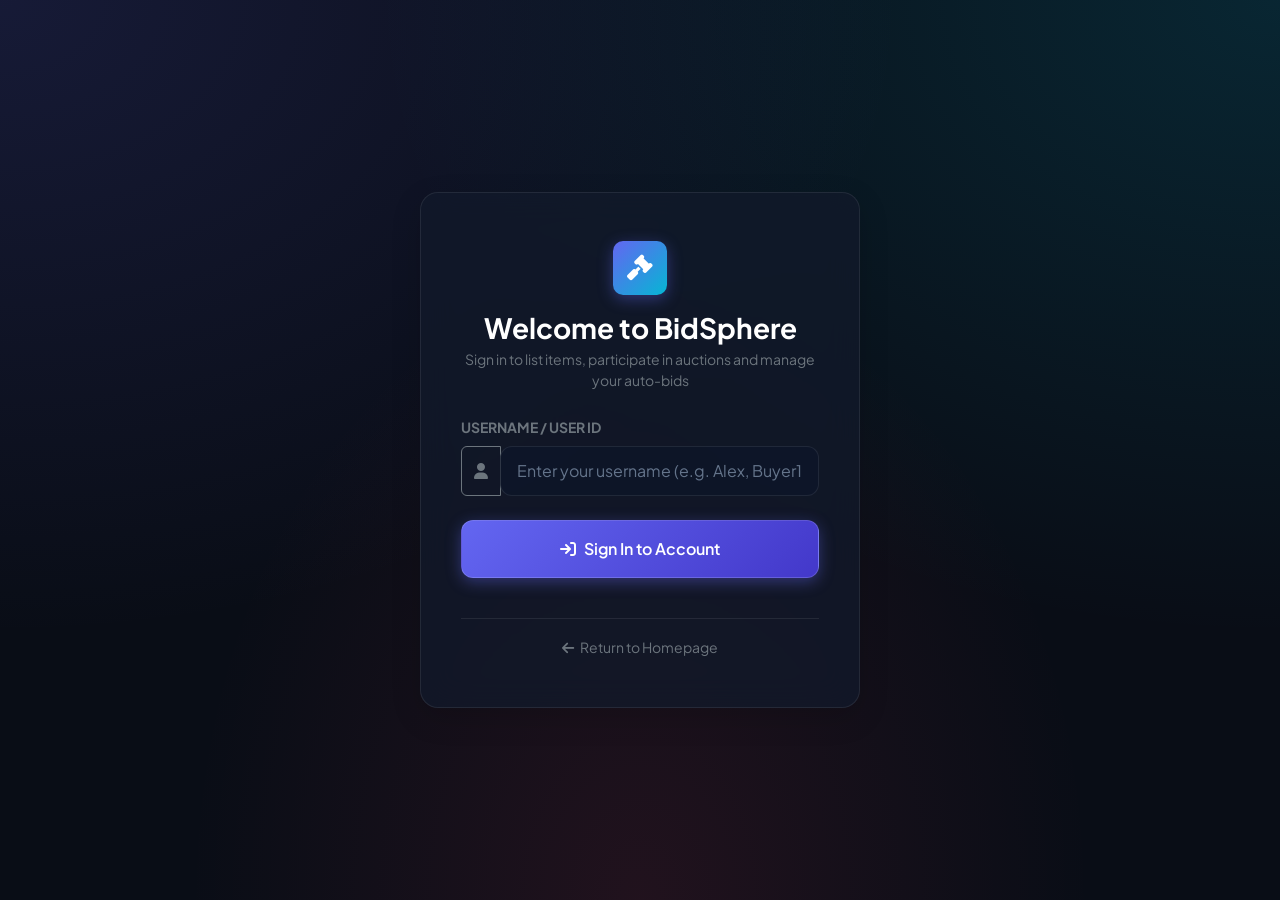
<file: src/main/webapp/login.html>
<!DOCTYPE html>
<html lang="en">
<head>
    <meta charset="UTF-8">
    <meta name="viewport" content="width=device-width, initial-scale=1.0">
    <title>Sign In | BidSphere</title>
    <link rel="preconnect" href="https://fonts.googleapis.com">
    <link rel="preconnect" href="https://fonts.gstatic.com" crossorigin>
    <link href="https://fonts.googleapis.com/css2?family=Plus+Jakarta+Sans:wght@300;400;500;600;700;800&display=swap" rel="stylesheet">
    <link href="https://cdn.jsdelivr.net/npm/bootstrap@5.3.2/dist/css/bootstrap.min.css" rel="stylesheet">
    <link href="https://cdnjs.cloudflare.com/ajax/libs/font-awesome/6.4.0/css/all.min.css" rel="stylesheet">
    <link href="theme.css" rel="stylesheet">
    <style>
        .login-wrap {
            min-height: 100vh;
            display: flex;
            align-items: center;
            justify-content: center;
            padding: 2rem 1rem;
        }
        .login-box {
            width: 100%;
            max-width: 440px;
            padding: 3rem 2.5rem;
            position: relative;
        }
    </style>
</head>
<body>

<div class="login-wrap">
    <div class="glass-card login-box">
        <div class="text-center mb-4">
            <div class="brand-icon mx-auto mb-3" style="width:54px; height:54px; font-size:1.6rem;">
                <i class="fas fa-gavel"></i>
            </div>
            <h3 class="fw-bold text-white mb-1">Welcome to BidSphere</h3>
            <p class="text-secondary small mb-0">Sign in to list items, participate in auctions and manage your auto-bids</p>
        </div>

        <form id="loginForm" onsubmit="handleLogin(event)">
            <div class="mb-4">
                <label class="form-label text-secondary small fw-bold">USERNAME / USER ID</label>
                <div class="input-group">
                    <span class="input-group-text bg-transparent border-secondary text-secondary"><i class="fas fa-user"></i></span>
                    <input type="text" id="userIdInput" class="form-control" placeholder="Enter your username (e.g. Alex, Buyer1)" required>
                </div>
            </div>

            <button type="submit" class="btn-glow w-100 justify-content-center py-3 mb-3">
                <i class="fas fa-arrow-right-to-bracket"></i> Sign In to Account
            </button>
        </form>

        <div class="text-center mt-4 pt-3" style="border-top: 1px solid var(--border-glass);">
            <a href="index.html" class="text-secondary small text-decoration-none">
                <i class="fas fa-arrow-left me-1"></i> Return to Homepage
            </a>
        </div>
    </div>
</div>

<script>
    function showToast(message) {
        const toast = document.createElement('div');
        toast.className = 'notification-toast';
        toast.innerHTML = `<i class="fas fa-check-circle text-success"></i><span>${message}</span>`;
        document.body.appendChild(toast);
        setTimeout(() => {
            toast.style.opacity = '0';
            setTimeout(() => toast.remove(), 300);
        }, 3000);
    }

    function handleLogin(e) {
        e.preventDefault();
        const username = document.getElementById('userIdInput').value.trim();
        if (!username) return;

        sessionStorage.setItem('userId', username);
        showToast(`Welcome back, ${username}! Redirecting...`);
        setTimeout(() => {
            window.location.href = 'auctions.html';
        }, 1200);
    }
</script>
</body>
</html>
</file>
<file: src/main/webapp/theme.css>
/* Theme Tokens */
:root {
    /* Dark Theme Default */
    --bg-main: #090d16;
    --bg-gradient: radial-gradient(at 0% 0%, rgba(99, 102, 241, 0.15) 0px, transparent 50%),
                   radial-gradient(at 100% 0%, rgba(6, 182, 212, 0.15) 0px, transparent 50%),
                   radial-gradient(at 50% 100%, rgba(244, 63, 94, 0.1) 0px, transparent 50%);
    --bg-card: rgba(18, 26, 43, 0.75);
    --bg-card-hover: rgba(26, 38, 64, 0.85);
    --nav-bg: rgba(9, 13, 22, 0.85);
    --border-glass: rgba(255, 255, 255, 0.08);
    --border-accent: rgba(99, 102, 241, 0.35);
    --primary: #6366f1;
    --primary-glow: rgba(99, 102, 241, 0.4);
    --secondary: #06b6d4;
    --accent: #f43f5e;
    --success: #10b981;
    --warning: #f59e0b;
    --text-primary: #f8fafc;
    --text-secondary: #94a3b8;
    --text-muted: #64748b;
    --input-bg: rgba(15, 23, 42, 0.85);
    --font-sans: 'Plus Jakarta Sans', system-ui, -apple-system, sans-serif;
}

[data-theme="light"] {
    --bg-main: #f1f5f9;
    --bg-gradient: radial-gradient(at 0% 0%, rgba(99, 102, 241, 0.1) 0px, transparent 50%),
                   radial-gradient(at 100% 0%, rgba(6, 182, 212, 0.1) 0px, transparent 50%),
                   radial-gradient(at 50% 100%, rgba(244, 63, 94, 0.05) 0px, transparent 50%);
    --bg-card: rgba(255, 255, 255, 0.85);
    --bg-card-hover: rgba(255, 255, 255, 0.98);
    --nav-bg: rgba(255, 255, 255, 0.85);
    --border-glass: rgba(0, 0, 0, 0.08);
    --border-accent: rgba(99, 102, 241, 0.4);
    --primary: #4f46e5;
    --primary-glow: rgba(79, 70, 229, 0.25);
    --text-primary: #0f172a;
    --text-secondary: #475569;
    --text-muted: #94a3b8;
    --input-bg: rgba(255, 255, 255, 0.95);
}

* {
    margin: 0;
    padding: 0;
    box-sizing: border-box;
    transition: background-color 0.3s ease, border-color 0.3s ease, color 0.2s ease;
}

body {
    background-color: var(--bg-main);
    background-image: var(--bg-gradient);
    background-attachment: fixed;
    color: var(--text-primary);
    font-family: var(--font-sans);
    min-height: 100vh;
    overflow-x: hidden;
}

/* Glassmorphism navbar */
.navbar-custom {
    background: var(--nav-bg) !important;
    backdrop-filter: blur(16px);
    -webkit-backdrop-filter: blur(16px);
    border-bottom: 1px solid var(--border-glass);
    padding: 0.85rem 0;
}

.navbar-brand {
    font-weight: 800;
    font-size: 1.35rem;
    letter-spacing: -0.5px;
    background: linear-gradient(135deg, var(--text-primary) 0%, var(--primary) 100%);
    -webkit-background-clip: text;
    -webkit-text-fill-color: transparent;
    display: flex;
    align-items: center;
    gap: 0.6rem;
}

.brand-icon {
    width: 38px;
    height: 38px;
    border-radius: 10px;
    background: linear-gradient(135deg, var(--primary) 0%, var(--secondary) 100%);
    display: inline-flex;
    align-items: center;
    justify-content: center;
    color: white;
    font-size: 1.1rem;
    box-shadow: 0 4px 15px var(--primary-glow);
}

.nav-link {
    color: var(--text-secondary) !important;
    font-weight: 500;
    padding: 0.5rem 1rem !important;
    border-radius: 8px;
}

.nav-link:hover, .nav-link.active {
    color: var(--primary) !important;
    background: rgba(99, 102, 241, 0.08);
}

/* Theme toggle button */
.theme-toggle-btn {
    width: 38px;
    height: 38px;
    border-radius: 50%;
    background: var(--bg-card);
    border: 1px solid var(--border-glass);
    color: var(--text-primary);
    display: inline-flex;
    align-items: center;
    justify-content: center;
    cursor: pointer;
    font-size: 1rem;
    transition: all 0.3s ease;
}

.theme-toggle-btn:hover {
    transform: rotate(20deg) scale(1.08);
    border-color: var(--primary);
    color: var(--primary);
}

/* Glass card styling */
.glass-card {
    background: var(--bg-card);
    backdrop-filter: blur(16px);
    -webkit-backdrop-filter: blur(16px);
    border: 1px solid var(--border-glass);
    border-radius: 18px;
    box-shadow: 0 10px 30px rgba(0, 0, 0, 0.15);
}

.glass-card:hover {
    transform: translateY(-4px);
    background: var(--bg-card-hover);
    border-color: var(--border-accent);
    box-shadow: 0 20px 40px rgba(0, 0, 0, 0.2), 0 0 20px var(--primary-glow);
}

/* Glow Buttons */
.btn-glow {
    background: linear-gradient(135deg, var(--primary) 0%, #4338ca 100%);
    color: white;
    font-weight: 600;
    border: 1px solid rgba(255, 255, 255, 0.15);
    border-radius: 12px;
    padding: 0.75rem 1.75rem;
    box-shadow: 0 4px 15px var(--primary-glow);
    text-decoration: none;
    display: inline-flex;
    align-items: center;
    gap: 0.5rem;
}

.btn-glow:hover {
    transform: translateY(-2px);
    box-shadow: 0 8px 25px var(--primary-glow);
    color: #fff;
}

.btn-glow-outline {
    background: var(--bg-card);
    color: var(--text-primary);
    font-weight: 600;
    border: 1px solid var(--border-glass);
    border-radius: 12px;
    padding: 0.75rem 1.75rem;
    text-decoration: none;
    display: inline-flex;
    align-items: center;
    gap: 0.5rem;
}

.btn-glow-outline:hover {
    background: rgba(99, 102, 241, 0.1);
    border-color: var(--border-accent);
    color: var(--primary);
    transform: translateY(-2px);
}

/* Badges & Tags */
.badge-live {
    background: rgba(16, 185, 129, 0.15);
    color: #10b981;
    border: 1px solid rgba(16, 185, 129, 0.3);
    padding: 0.35rem 0.75rem;
    border-radius: 20px;
    font-size: 0.75rem;
    font-weight: 700;
    letter-spacing: 0.5px;
    display: inline-flex;
    align-items: center;
    gap: 0.4rem;
}

.live-dot {
    width: 7px;
    height: 7px;
    border-radius: 50%;
    background-color: #10b981;
    box-shadow: 0 0 8px #10b981;
    animation: pulse 1.8s infinite;
}

@keyframes pulse {
    0% { transform: scale(0.9); opacity: 0.7; }
    50% { transform: scale(1.3); opacity: 1; }
    100% { transform: scale(0.9); opacity: 0.7; }
}

.price-pill {
    background: linear-gradient(135deg, rgba(99, 102, 241, 0.18) 0%, rgba(6, 182, 212, 0.18) 100%);
    border: 1px solid var(--border-accent);
    color: var(--primary);
    font-weight: 800;
    font-size: 1.15rem;
    padding: 0.4rem 1rem;
    border-radius: 10px;
    display: inline-block;
}

/* Modern inputs */
.form-control, .form-select {
    background: var(--input-bg) !important;
    border: 1px solid var(--border-glass) !important;
    color: var(--text-primary) !important;
    border-radius: 12px !important;
    padding: 0.75rem 1rem !important;
}

.form-control:focus, .form-select:focus {
    border-color: var(--primary) !important;
    box-shadow: 0 0 0 3px var(--primary-glow) !important;
    outline: none !important;
}

.form-control::placeholder {
    color: var(--text-muted);
}

/* User status badge in header */
.user-status-pill {
    background: var(--bg-card);
    border: 1px solid var(--border-glass);
    border-radius: 30px;
    padding: 0.4rem 1rem;
    display: flex;
    align-items: center;
    gap: 0.5rem;
    font-size: 0.85rem;
    color: var(--text-secondary);
}

.user-status-pill .user-name {
    color: var(--text-primary);
    font-weight: 600;
}

/* Modern Notification popup */
.notification-toast {
    position: fixed;
    top: 5rem;
    right: 1.5rem;
    background: var(--bg-card);
    backdrop-filter: blur(16px);
    border: 1px solid var(--border-accent);
    border-radius: 14px;
    padding: 1rem 1.4rem;
    color: var(--text-primary);
    box-shadow: 0 20px 40px rgba(0, 0, 0, 0.3), 0 0 15px var(--primary-glow);
    z-index: 9999;
    font-size: 0.9rem;
    font-weight: 500;
    display: flex;
    align-items: center;
    gap: 0.75rem;
    animation: slideInRight 0.3s cubic-bezier(0.16, 1, 0.3, 1);
    max-width: 380px;
}

@keyframes slideInRight {
    from { transform: translateX(100px); opacity: 0; }
    to { transform: translateX(0); opacity: 1; }
}
</file>
